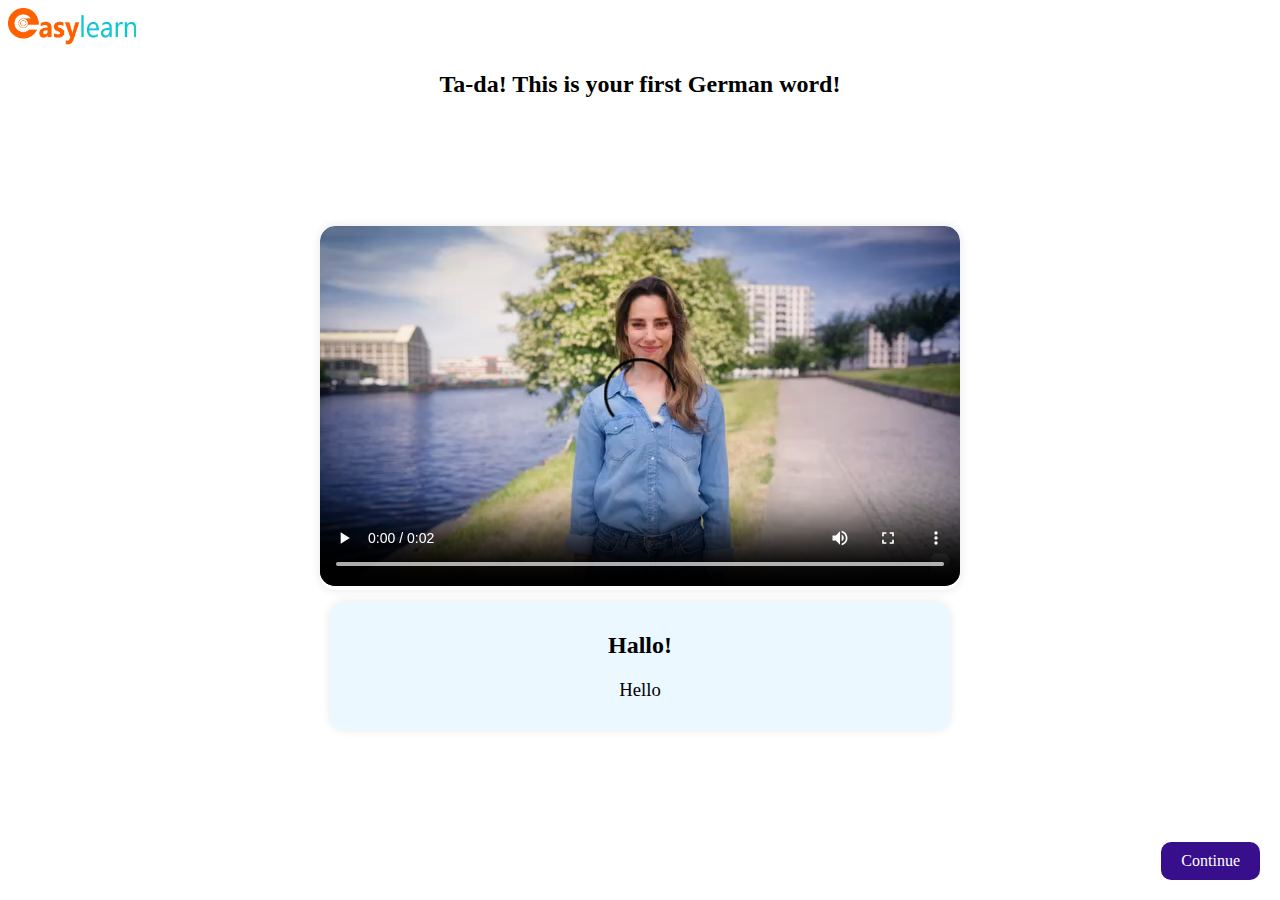
<file: index.html>
<!DOCTYPE html>
<html lang="en">
<head>
    <meta charset="UTF-8">
    <meta name="viewport" content="width=device-width, initial-scale=1.0">
    <title>Document</title>
    <link rel="stylesheet" href="japanese.css">
    <link href="https://vjs.zencdn.net/8.10.0/video-js.css" rel="stylesheet" />
</head>
<body>
    <div class="logo">
<img src="unnamed.png" width="130px" style="margin-left: 20;">
      </div>

    <h2 class="heading">Ta-da! This is your first German word!</h2>
    <div class="container">
        <div class="vcontainer">
            <video width="640" height="360" data-setup="{}" class="video-js" controls autoplay>
                <source src="hi.mp4" type="video/mp4"> 
            </video>
        </div>  
        <div class="bottom-div">
            <h2>Hallo!</h3>
            <h3>Hello</h4>
        </div>
    </div>
    <a id="continueButton" href="javascript:void(0)" onclick="changeFileName()">Continue</a>

<script>
function changeFileName() {
    // Change the href attribute of the button to "test1.html"
    document.getElementById("continueButton").href = "test0.html";
}
</script>
<script src="https://vjs.zencdn.net/8.10.0/video.min.js"></script>
</body>
</html>
</file>
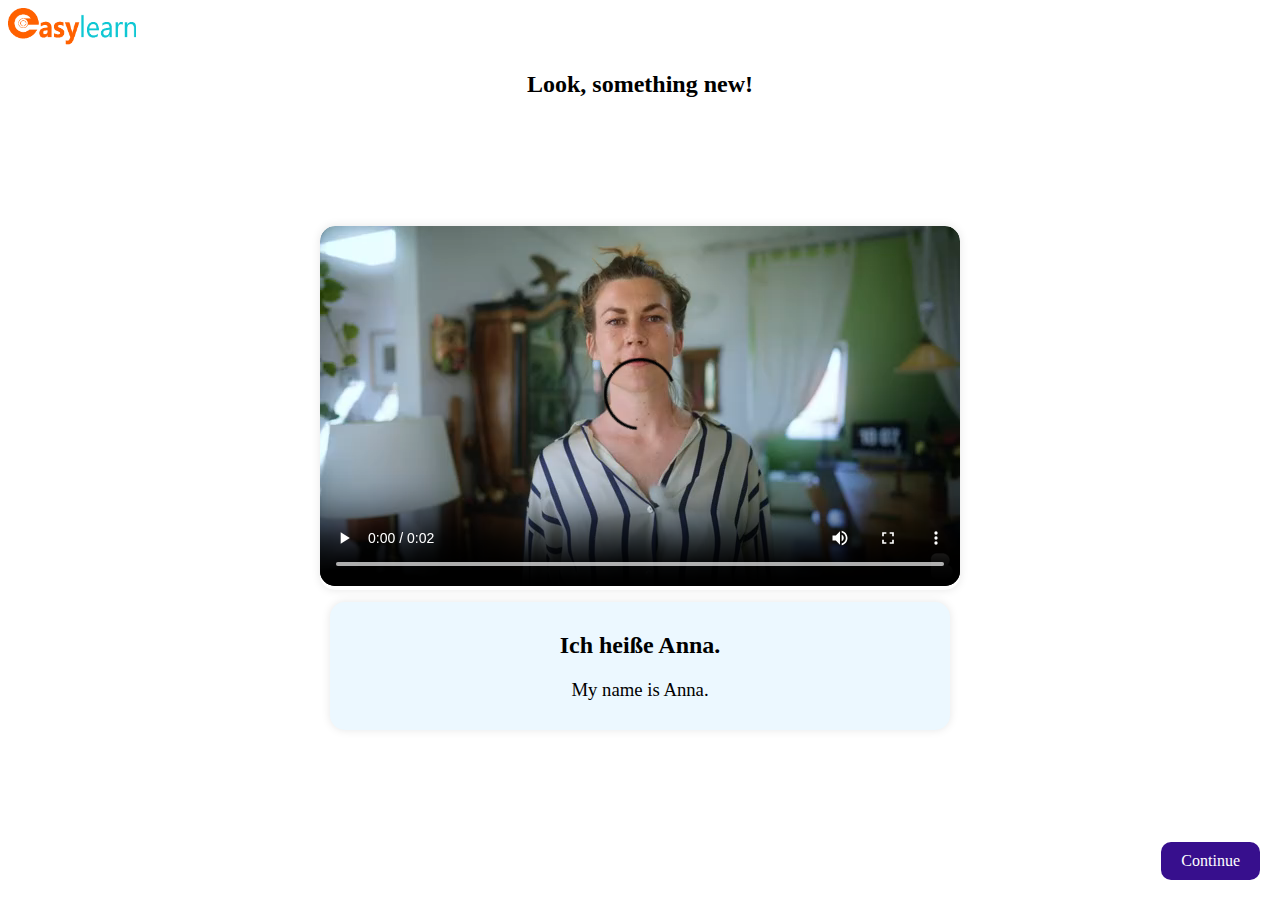
<file: t2.html>
<!DOCTYPE html>
<html lang="en">
<head>
    <meta charset="UTF-8">
    <meta name="viewport" content="width=device-width, initial-scale=1.0">
    <title>Document</title>
    <link rel="stylesheet" href="japanese.css">
    <link href="https://vjs.zencdn.net/8.10.0/video-js.css" rel="stylesheet" />
</head>
<body>
    <div class="logo">
        <img src="unnamed.png" width="130px" style="margin-left: 20;">
              </div>
    <h2 class="heading">Look, something new!</h2>
    <div class="container">
        <div class="vcontainer">
            <video width="640" height="360" data-setup="{}" class="video-js" controls autoplay>
                <source src="my name is anna.mp4" type="video/mp4"> 
            </video>
        </div>  
        <div class="bottom-div">
            <h2>Ich heiße Anna.

                
                </h2>
            <h3>                My name is Anna.
            </h3>
        </div>
    </div>
    <a id="continueButton" href="javascript:void(0)" onclick="changeFileName()">Continue</a>

<script>
function changeFileName() {
    // Change the href attribute of the button to "test1.html"
    document.getElementById("continueButton").href = "t3.html";
}
</script>
<script src="https://vjs.zencdn.net/8.10.0/video.min.js"></script>
</body>
</html>
</file>
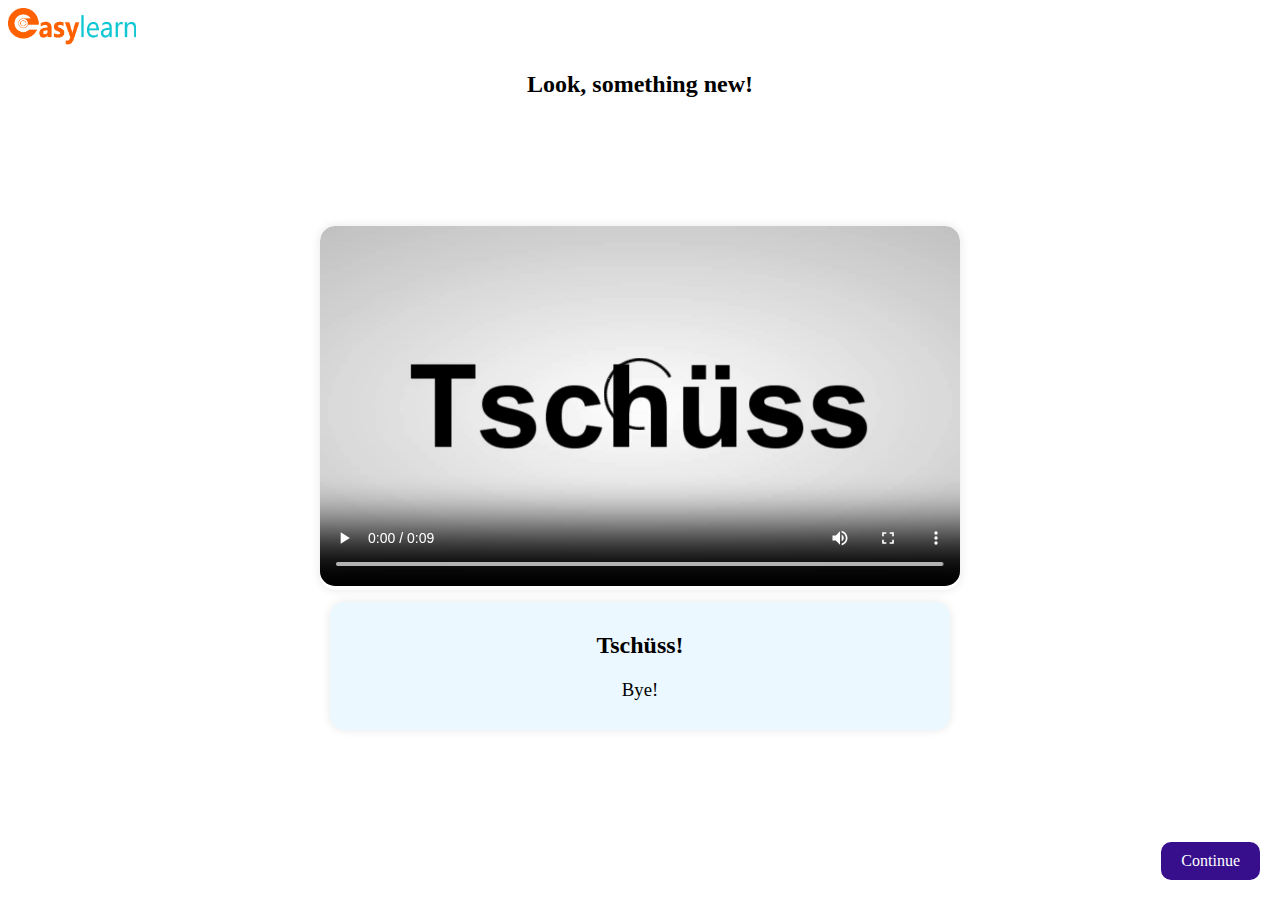
<file: test0.html>
<!DOCTYPE html>
<html lang="en">
<head>
    <meta charset="UTF-8">
    <meta name="viewport" content="width=device-width, initial-scale=1.0">
    <title>Document</title>
    <link rel="stylesheet" href="japanese.css">
    <link href="https://vjs.zencdn.net/8.10.0/video-js.css" rel="stylesheet" />
</head>
<body>
    <div class="logo">
        <img src="unnamed.png" width="130px" style="margin-left: 20;">
              </div>
    <h2 class="heading">Look, something new!

    </h2>
    <div class="container">
        <div class="vcontainer">
            <video width="640" height="360" data-setup="{}" class="video-js" controls autoplay>
                <source src="bye.mp4" type="video/mp4"> 
            </video>
        </div>  
        <div class="bottom-div">
            <h2>Tschüss!

               </h2>
            <h3> Bye!</h3>
        </div>
    </div>
    <a id="continueButton" href="javascript:void(0)" onclick="changeFileName()">Continue</a>

<script>
function changeFileName() {
    // Change the href attribute of the button to "test1.html"
    document.getElementById("continueButton").href = "test1.html";
}
</script>
<script src="https://vjs.zencdn.net/8.10.0/video.min.js"></script>
</body>
</html>
</file>
<file: japanese.css>
/* styles.css */
body {
    background-color: rgb(255, 255, 255);
    background-size: cover; /* Cover the entire viewport */
    background-repeat: no-repeat; /* Prevent repeating the background image */
    background-attachment: fixed; /* Fix the background image while scrolling */
    
}
.heading{
    font-weight: bolder;
    text-align: center;
}
.heading2{
    font-weight: lighter;
    text-align: center;
}
.container {
    display: flex;
    justify-content: center;
    align-items: center;
    flex-direction: column; /* Stack divs vertically */
    height: 80vh; /* Make the container full height of the viewport */
}
.testcontainer {
    display: flex;
    justify-content: center;
    align-items: center;
    flex-direction: column; /* Stack divs vertically */
    height: 60vh; /* Make the container full height of the viewport */
}

.vcontainer {
    margin-bottom: 2px; /* Adjust margin as needed */
    border-radius: 15px; /* Rounded edges for video container */
    overflow: hidden; /* Hide overflow to make rounded edges visible */
    box-shadow: 0 0 10px rgba(0, 0, 0, 0.1); /* Add shadow */
}

video {
    border-radius: 15px; /* Rounded edges for video element */
    width: 640px; /* Set width of video */
    height: 360px; /* Set height of video */
}
.bottom-div {
    width: 600px; /* Set width to match video */
    background-color: #ecf8ff; /* Background color of bottom div */
    border-radius: 15px; /* Rounded edges for bottom div */
    margin-top: 10px;
    padding: 10px; /* Add padding for better appearance */
    box-shadow: 0 0 10px rgba(0, 0, 0, 0.1); /* Add shadow */
}

.bottom-div h2 {
    font-weight: bold; /* Make <h3> text bold */
    text-align: center;
}

.bottom-div h3 {
    font-weight: lighter; /* Make <h4> text lighter */
    text-align: center;
}
/* CSS Styles */
#continueButton {
    background-color: #370f8d; /* Button color */
    color: white; /* Text color */
    border: none;
    border-radius: 10px; /* Rounded edges */
    padding: 10px 20px; /* Padding */
    font-size: 16px;
    cursor: pointer;
    transition: background-color 0.3s ease;
    text-decoration: none;
    position: fixed; /* Positioning */
    bottom: 20px; /* Distance from the bottom */
    right: 20px; /* Distance from the right */
}


#continueButton:hover {
    background-color: #110538; /* Darker color on hover */
}
.box {
    width: 200px;
    height: 100px;
    background-color: lightgray;
    border: 2px solid transparent;
    margin-top: 20px;
    cursor: pointer;
    display: flex;
    justify-content: center;
    align-items: center;
    border-radius: 15px;
}

.box:hover {
    border-color: black;
}

.selected {
    border-color: rgb(114, 255, 114);
    border: 1px solid black;
}

.boxes {
    display: flex;
    justify-content: center;
    align-items: center;
    margin-bottom: 10px; /* Added margin to reduce distance */
}

.box {
    width: 200px;
    height: 100px;
    background-color: lightgray;
    border: 2px solid black;
    margin: 0 10px;
    cursor: pointer;
    display: flex;
    justify-content: center;
    align-items: center;
}

.box:hover {
    border-color: black;
}

.selected {
    border-color: rgb(114, 255, 114);
    border: 1px solid black;

}
.h3t3 {
    text-align: center;
}
.media-container {
    display: flex;
    flex-direction: column;
    align-items: center;
    justify-content: center;
    margin-top: 20px; /* Adjust as needed */
}
</file>
